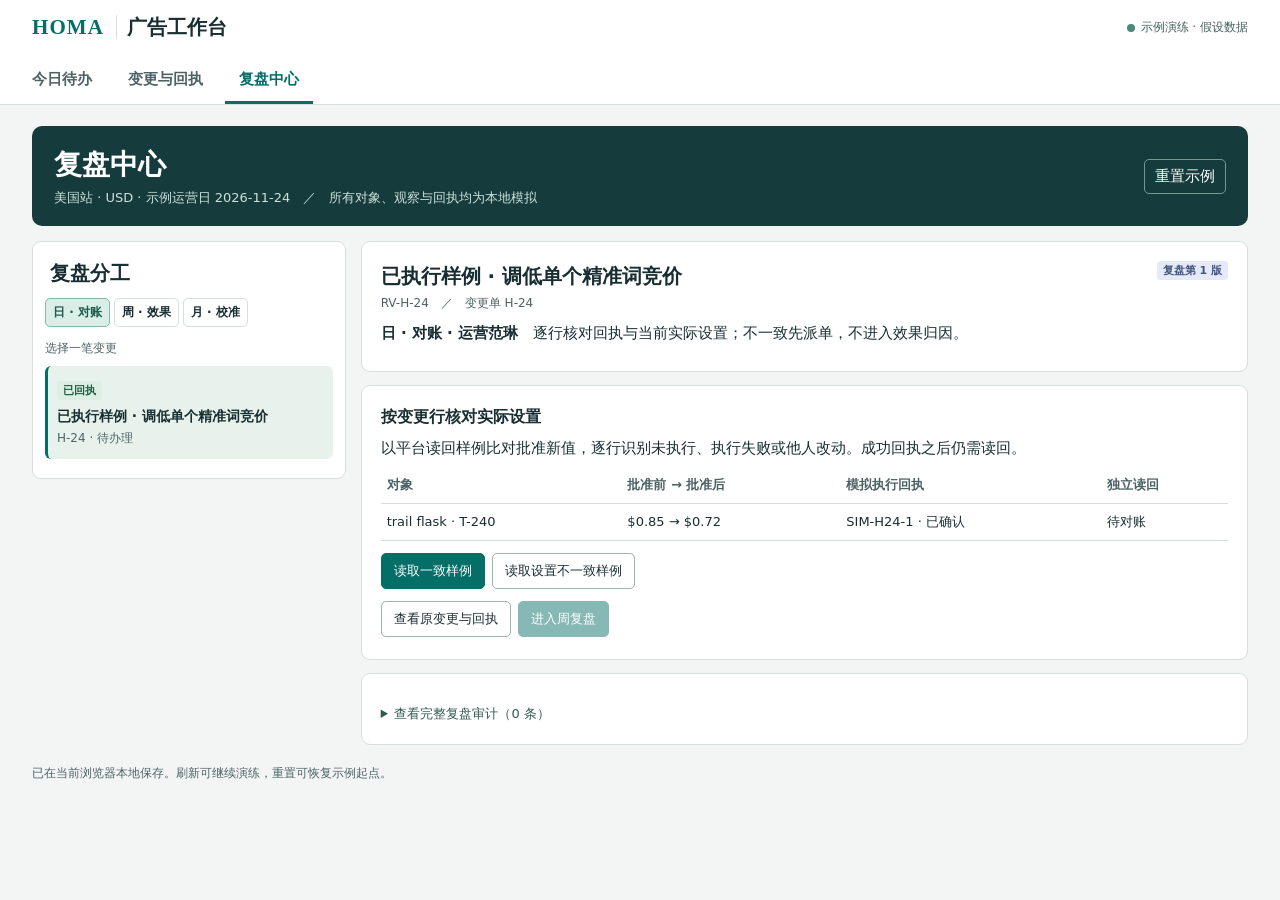
<file: frontend/ads-review-training.html>
<!doctype html>
<html lang="zh-CN"><head><meta charset="utf-8"><meta name="viewport" content="width=device-width,initial-scale=1"><meta http-equiv="Content-Security-Policy" content="default-src 'none'; script-src 'unsafe-inline'; style-src 'unsafe-inline'; connect-src 'none'; form-action 'none'; base-uri 'none'; object-src 'none'"><title>HOMA 广告复盘 · 示例演练</title><style>
:root{--ink:#192e32;--muted:#4d6265;--accent:#056e66;--panel:#fff;--bg:#f3f5f4;--rule:#d6dfdc;--dark:#163b3c;--amber:#81561b}*{box-sizing:border-box}body{margin:0;font:15px/1.55 Inter,"PingFang SC","Microsoft YaHei",system-ui,sans-serif;background:var(--bg);color:var(--ink)}button,select,input{font:inherit}button{cursor:pointer}button:focus-visible,input:focus-visible,summary:focus-visible{outline:3px solid #b26c20;outline-offset:3px}header{border-bottom:1px solid var(--rule);background:#fff}.frame{width:min(1440px,95%);margin:auto}.bar{display:flex;align-items:center;justify-content:space-between;gap:15px;padding:12px 0}.wordmark{font-weight:730;font-size:20px;white-space:nowrap}.wordmark b{font:700 21px/1.2 Georgia,serif;letter-spacing:.05em;color:var(--accent);border-right:1px solid var(--rule);padding-right:12px;margin-right:10px}.mode{display:inline-flex;align-items:center;gap:6px;font-size:12px;color:#42615b}.dot{height:8px;width:8px;border-radius:50%;background:#498977}nav{display:flex;gap:8px;margin-top:5px}nav button,.toggle,.link,.task,.ghost{border:0;background:transparent;color:inherit}nav button{border-bottom:3px solid transparent;padding:8px 14px 10px;font-weight:600;color:var(--muted)}nav button:first-child{padding-left:0}nav button.active{border-color:var(--accent);color:var(--accent)}main{padding:21px 0 48px}.intro{background:var(--dark);color:#fff;padding:17px 22px;border-radius:10px;margin-bottom:15px;display:flex;align-items:center;justify-content:space-between;gap:14px}.intro p{color:#cbe1dc;margin:1px 0;font-size:13px}.intro h1{font-size:clamp(21px,2.2vw,30px);font-weight:640;margin:0}.intro button{color:#fff;border:1px solid #779794;background:transparent;border-radius:5px;padding:5px 10px;white-space:nowrap}.grid{display:grid;grid-template-columns:minmax(255px,.76fr) minmax(0,2.15fr);gap:15px;align-items:start}.panel{background:white;border:1px solid var(--rule);border-radius:9px;padding:19px;margin-bottom:13px}aside h2,.panel h2{margin:0;font-size:20px}.panel h3{font-size:16px;margin:0 0 7px}.panel p{margin:7px 0}.muted,.path,small{color:var(--muted)}.path,small{font-size:12px}.path{margin:2px 0 9px!important}.side{padding:16px 12px}.side h2{padding-left:5px}.filters{display:flex;gap:4px;flex-wrap:wrap;margin:9px 0 12px}.toggle{border:1px solid var(--rule);border-radius:5px;padding:4px 7px;font-size:12px}.toggle.active{background:#d9eee7;border-color:#87b6aa;color:#1d5a4b}.task{display:block;width:100%;padding:12px 9px;text-align:left;border-radius:6px;margin:3px 0;border-left:3px solid transparent}.task:hover{background:#f0f5f2}.task.active{background:#e7f2ec;border-left-color:var(--accent)}.task strong,.task small{display:block}.task strong{font-size:14px;line-height:1.45;margin:5px 0 2px}.chip{display:inline-block;font-size:11px;border-radius:4px;padding:1px 6px;font-weight:600;background:#e9efed;color:#495d5b}.chip.ready,.chip.ok{background:#dbefe3;color:#225e42}.chip.wait,.chip.bad{background:#fff0da;color:#7e511f}.chip.review{background:#e5eafb;color:#43547f}.rowhead{display:flex;justify-content:space-between;align-items:flex-start;gap:8px;flex-wrap:wrap}.smallNote{font-size:13px}.cardline{border-top:1px solid var(--rule);padding-top:12px;margin-top:13px}.meters{display:grid;grid-template-columns:repeat(4,minmax(0,1fr));gap:8px;margin:14px 0}.meter{border:1px solid var(--rule);padding:9px;border-radius:6px}.meter small,.meter b{display:block}.meter b{font-size:21px;font-variant-numeric:tabular-nums}.meter em{font-size:11px;color:var(--muted);font-style:normal}.evidence{display:grid;grid-template-columns:1fr 1fr;gap:9px}.evidence div,.note{padding:10px 12px;border-radius:5px;background:#f2f6f3;font-size:13px}.note.warn{background:#fff4e1;color:#754e17}.note{margin:9px 0}.evidence b{display:block}.actions{display:flex;gap:7px;flex-wrap:wrap;margin:12px 0 3px}.btn{display:inline-block;border:1px solid #9db3ad;border-radius:5px;background:#fff;padding:7px 12px;font-size:13px;color:var(--ink)}.btn.primary{color:white;border-color:var(--accent);background:var(--accent)}button:hover:not(:disabled){filter:brightness(.96)}button:disabled{opacity:.48;cursor:not-allowed}.statusline{margin:7px 0 0;color:var(--muted);font-size:13px}.scroll{overflow-x:auto}table{width:100%;border-collapse:collapse;font-size:13px}th,td{padding:8px 6px;text-align:left;border-bottom:1px solid var(--rule);vertical-align:top}th{font-weight:630;color:var(--muted)}td small{display:block}.check{display:flex;align-items:start;gap:8px;font-size:13px;margin:11px 0}.check input{margin-top:4px}.stage{display:flex;gap:6px;align-items:center;flex-wrap:wrap;font-size:12px;margin:10px 0;color:var(--muted)}.stage .now{color:#0b6358;font-weight:700}.detailbtn{color:var(--accent);font:inherit;background:none;border:0;text-decoration:underline}.log{padding-left:18px;font-size:13px}.log li{padding:3px}.receipt{font-variant-numeric:tabular-nums}.empty{padding:13px 3px;color:var(--muted);font-size:13px}.focusTitle:focus{outline:0}dialog{width:min(440px,92vw);color:var(--ink);border-radius:8px;border:1px solid #95afa7;padding:18px}dialog::backdrop{background:#17373269}dialog h2{font-size:19px;margin:0}summary{cursor:pointer;color:#315a51;font-size:13px}details{margin-top:11px}code{font:12px "IBM Plex Mono",monospace;overflow-wrap:anywhere}.foot{margin:6px 0;color:var(--muted);font-size:12px}#announce{position:absolute;left:-9999px}.skip{position:fixed;left:8px;top:-90px;background:white;color:var(--accent);padding:6px;z-index:3}.skip:focus{top:8px}@media(max-width:850px){.grid{grid-template-columns:minmax(210px,.64fr) minmax(0,1.4fr)}.meters{grid-template-columns:1fr 1fr}.panel{padding:14px}.side{padding:12px 8px}.evidence{grid-template-columns:1fr}}@media(max-width:650px){.frame{width:94%}.grid{display:block}.intro{padding:12px}.bar{gap:8px}.wordmark{font-size:16px}.wordmark b{font-size:18px}.mode{font-size:10px}.intro h1{font-size:21px}.intro p{font-size:12px}.task{padding:7px 8px}.side{margin-bottom:10px}.filters{margin-bottom:6px}.evidence{grid-template-columns:1fr}main{padding-top:11px}.stage{gap:4px}}
.audit-key{margin:8px 0;font-size:13px;color:var(--muted)}.rgrid{display:grid;grid-template-columns:repeat(3,minmax(0,1fr));gap:8px;margin:12px 0}.rgrid>div{padding:9px 11px;background:#f2f6f3;border-radius:5px;font-size:13px}.rgrid b{display:block}.r-select{padding:6px;border:1px solid #9db3ad;border-radius:5px;max-width:100%;background:#fff}.r-label{display:block;color:var(--muted);font-size:13px;margin-bottom:4px}.r-table th,.r-table td{white-space:normal;overflow-wrap:anywhere}.r-title{font-weight:650}.rv-next{padding:9px 0;border-top:1px solid var(--rule)}.rv-next small{display:block}.review-cycles button{font-weight:600}.rv-summary{margin:0;color:var(--muted);font-size:13px}@media(max-width:650px){.rgrid{grid-template-columns:1fr}nav button{padding-left:8px;padding-right:8px}.r-table th,.r-table td{font-size:12px}}
</style></head><body>
<a class="skip" href="#main">跳至工作区</a><header><div class="frame"><div class="bar"><div class="wordmark"><b>HOMA</b>广告工作台</div><div class="mode"><span class="dot"></span>示例演练 · 假设数据</div></div><nav aria-label="工作区"><button data-nav="queue">今日待办</button><button data-nav="changes">变更与回执</button><button data-nav="reviews">复盘中心</button></nav></div></header>
<main class="frame" id="main" tabindex="-1"><section class="intro"><div><h1 id="pageTitle"></h1><p>美国站 · USD · 示例运营日 2026-11-24　／　所有对象、观察与回执均为本地模拟</p></div><button data-act="reset">重置示例</button></section><div class="grid"><aside class="panel side" id="left"></aside><div id="content"></div></div><p class="foot" id="saveNote"></p></main>
<div id="announce" role="status" aria-live="polite"></div><dialog id="confirm"><h2>重新开始这次演练？</h2><p>将清空本机保存的草案、观察、模拟回执和复盘记录，恢复示例起点。</p><div class="actions"><button class="btn" data-act="cancelReset">保留当前进度</button><button class="btn primary" data-act="doReset">重置示例</button></div></dialog>
<script>
'use strict';
const el=id=>document.getElementById(id), content=el('content'), left=el('left');
const chip=(text,c='')=>'<span class="chip '+c+'">'+text+'</span>',btn=(text,action,primary=false,disabled=false)=>'<button class="btn '+(primary?'primary':'')+'" data-act="'+action+'"'+(disabled?' disabled':'')+'>'+text+'</button>';
const note=(text,warn=false)=>'<div class="note '+(warn?'warn':'')+'">'+text+'</div>', card=html=>'<section class="panel">'+html+'</section>';
const metric=(label,val,caption)=>'<div class="meter"><small>'+label+'</small><b>'+val+'</b><em>'+caption+'</em></div>';
const evidence=(a,b)=>'<div class="evidence"><div>'+a+'</div><div>'+b+'</div></div>';
const readyBid=()=>({id:'B-01',kind:'bid',title:'复核两条独立关键词竞价',rows:[
{object:'gym bottle · T-301',old:'$0.82',next:'$0.74',status:'未提交',attempts:0},
{object:'gym water bottle · T-302',old:'$0.78',next:'$0.70',status:'未提交',attempts:0}],why:'复核人检查近两期相同商品的点击成本上移、转化率稳定及广告前单位贡献。两条独立单元均采用小幅调低的假设方案。',status:'待复核',log:['运营范琳提交草案，等待示例复核人林舟。']});
const STORAGE_KEY='homa.ads.offline.review.v1';
function demoHistory(){return {id:'H-24',kind:'bid',title:'已执行样例 · 调低单个精准词竞价',rows:[{object:'trail flask · T-240',old:'$0.85',next:'$0.72',status:'成功',attempts:1,receipt:'SIM-H24-1 · 已确认'}],why:'成熟商品的精准词测试小步调价；预设回看单位点击成本和贡献，同时保护流量。',status:'已回执',log:['历史演练：范琳登记草案，林舟批准；11/10 获得本地模拟成功回执。']}}
function restore(){try{const value=JSON.parse(localStorage.getItem(STORAGE_KEY));if(value?.schema===1&&Array.isArray(value.state?.drafts)&&value.state.reviews&&Array.isArray(value.state.followups))return value.state}catch(_){}return initial()}
function persist(){try{localStorage.setItem(STORAGE_KEY,JSON.stringify({schema:1,state:s}));el('saveNote').textContent='已在当前浏览器本地保存。刷新可继续演练，重置可恢复示例起点。'}catch(_){el('saveNote').textContent='当前浏览器未开放本地存储，进度仅保留在本页；关闭后会清除。'}}
function initial(){return {view:'reviews',filter:'全部',task:'broad',draftId:'B-01',stock:false,observe:'initial',drafts:[readyBid(),demoHistory()],seq:0,reviewId:'H-24',cycle:'day',reviews:{},followups:[],rvSeq:0}}
let s=restore();if(parent!==window||location.hash==='#reviews')s.view='reviews';const draft=k=>s.drafts.find(d=>d.kind===k), success=k=>draft(k)?.status==='已回执', selected=()=>s.drafts.find(d=>d.id===s.draftId);
const FILTERS=['全部','数据待补','可分析','待复核'];const grade={'数据待补':'wait','可分析':'ready','待复核':'review','已核对':'ok','观察中':'wait'};
function tasks(){const all=[{id:'missing',title:'确认库存与补货覆盖',caption:'TRAVEL-450 · SP 预算评估',status:s.stock?'已核对':'数据待补'},
{id:'broad',title:'判断 Broad 搜索词能否转入 Exact',caption:'TRAIL-750 · insulated trail bottle',status:success('negative')?'已核对':success('exact')?'观察中':'可分析'}];
for(const d of s.drafts.filter(x=>['待复核','部分失败'].includes(x.status)))all.push({id:d.id,title:d.title,caption:d.id+' · '+(d.status==='部分失败'?'查看失败回执':'范琳提交 · 林舟复核'),status:'待复核'});for(const t of s.followups.filter(t=>t.status==='待办理'))all.push({id:t.id,title:t.title,caption:t.caseId+' · '+t.owner,status:'待复核'});return all}
function showDraft(id){s.view='changes';s.draftId=id;draw();focusTitle()}
function focusTitle(){const title=content.querySelector('h2');if(title){title.tabIndex=-1;title.classList.add('focusTitle');title.focus({preventScroll:true})}}
function say(m){el('announce').textContent=m}
function draw(){persist();el('pageTitle').textContent=s.view==='queue'?'今日广告待办':s.view==='reviews'?'复盘中心':'变更草案与逐项回执';document.querySelectorAll('[data-nav]').forEach(b=>{b.classList.toggle('active',b.dataset.nav===s.view);b.setAttribute('aria-pressed',b.dataset.nav===s.view)});
if(s.view==='reviews'){reviewPage();return}if(s.view==='queue'){const list=tasks(), shown=list.filter(t=>s.filter==='全部'||t.status===s.filter);left.innerHTML='<h2>办理队列</h2><div class="filters">'+FILTERS.map(t=>'<button class="toggle '+(s.filter===t?'active':'')+'" aria-pressed="'+(s.filter===t)+'" data-filter="'+t+'">'+t+' '+(t==='全部'?list.length:list.filter(x=>x.status===t).length)+'</button>').join('')+'</div>'+shown.map(t=>'<button class="task '+(s.task===t.id?'active':'')+'" data-task="'+t.id+'">'+chip(t.status,grade[t.status])+'<strong>'+t.title+'</strong><small>'+t.caption+'</small></button>').join('');if(!shown.length)left.innerHTML+='<p class="empty">此分类中暂无待办。</p>';if(!shown.some(t=>t.id===s.task))s.task=shown[0]?.id||'';if(s.task==='missing')stockView();else if(s.task==='broad')broadView();else if(s.task){const follow=s.followups.find(t=>t.id===s.task);if(follow)followPage(follow);else{s.draftId=s.task;draftView()}}else content.innerHTML=card('<h2>已清空此分类</h2><p class="muted">可切换到全部待办或查看变更回执。</p>')}
else {left.innerHTML='<h2>变更单</h2><p class="path">按最近生成排序</p>'+[...s.drafts].reverse().map(d=>'<button class="task '+(s.draftId===d.id?'active':'')+'" data-draft="'+d.id+'">'+chip(d.status,d.status==='已回执'?'ok':d.status==='部分失败'?'bad':'review')+'<strong>'+d.title+'</strong><small>'+d.id+' · '+d.rows.length+' 个变更对象</small></button>').join('');draftView()}}
function stockView(){content.innerHTML=card('<div class="rowhead"><h2>确认库存与补货覆盖</h2>'+chip(s.stock?'已核对':'数据待补',s.stock?'ok':'wait')+'</div><p class="path">US-DEMO · TRAVEL-450 · 广告活动 C-110</p><p>活动预算较早用完。申请增加预算前，先核对可售库存及补货到仓时间。</p><div class="meters">'+metric('日均销量','6 件','示例近 14 天')+metric('当前可售',s.stock?'48 件':'待补','US 本地仓')+metric('库存覆盖',s.stock?'8 天':'待计算','可售量 ÷ 日均销量')+metric('预计补货',s.stock?'15 天':'待补','预计到仓时间')+'</div>'+ (s.stock?note('示例快照 INV-08 显示覆盖 8 天，补货与缓冲共需 15＋3＝18 天。当前不建议增加预算。',true):note('缺少库存快照，检查结果为未知。先补齐来源与业务日期，预算动作暂缓。',true))+'<div class="actions">'+(s.stock?btn('查看 Broad 搜索词','backBroad',true):btn('载入示例库存快照','loadStock',true))+'</div>')}
function broadView(){
const ex=draft('exact'),neg=draft('negative'),m=s.observe==='good',weak=s.observe==='weak',approved=success('exact'),complete=success('negative');
const source=card('<div class="rowhead"><h2>insulated trail bottle</h2>'+chip('SP · Broad 来源','ready')+'</div><p class="path">US-DEMO / ASIN-DEMO-750 / 探索活动 C-101 / 广告组 G-11 / 广泛关键词 outdoor bottle</p><p>这条实际搜索词有成交，点击成本高于当前转化率下的盈亏平衡值。可在已有精准承接组 G-31 建一个 Exact 做独立观察。</p><div class="meters">'+metric('平均 CPC','$0.75','前期 $0.55')+metric('CVR','5.26%','前期 5.00%')+metric('ACOS','41.91%','目标 25%')+metric('广告后贡献','−$17','4 × $10 − $57')+'</div>'+evidence('<b>利润依据 · ECON-14</b>售价 $34，扣除成本与其他变动费用后，每件广告前贡献 $10。盈亏平衡 ACOS 为 29.41%，当前样本的平衡 CPC 约 $0.53。','<b>库存依据 · INV-17</b>可售 160 件，日均 8 件，覆盖 20 天。预计 12 天到仓，另留 4 天缓冲。')+'<details><summary>核对报告行、粒度及归因窗</summary><div class="scroll"><table><tr><th>SP 搜索词报告</th><th>点击</th><th>订单</th><th>花费</th><th>归因销售</th></tr><tr><td>10/20–11/02 · ST-14</td><td>80</td><td>4</td><td>$44</td><td>$136</td></tr><tr><td>11/03–11/16 · ST-27</td><td>76</td><td>4</td><td>$57</td><td>$136</td></tr></table></div><p class="smallNote">示例设定两期同广告账号、USD、同组同词，均为点击后 7 天的成熟归因，每单 1 件。目标 ACOS 是该成熟商品的内部示例配置。未使用广告位交叉数据。</p></details>');
const phase='<div class="stage"><span class="'+(!approved?'now':'')+'">创建 Exact</span><span>→</span><span class="'+(approved&&!neg?'now':'')+'">观察承接</span><span>→</span><span class="'+(neg?'now':'')+'">复核源组精准否定</span></div>';
let observation='';
if(approved){const v=m?['1,200','32','3','$14.40','9.38%','14.12%','+$15.60']:weak?['320','12','0','$5.40','0%','无分母','−$5.40']:['—','—','—','—','—','—','—'];
observation='<div class="cardline"><h3>Exact 承接组 G-31</h3><p class="path">同店铺、站点、ASIN、搜索词和归因口径 · 点击后 7 天</p><div class="scroll"><table><tr>'+['曝光','点击','订单','花费','CVR','ACOS','广告后贡献'].map(k=>'<th>'+k+'</th>').join('')+'</tr><tr>'+v.map(k=>'<td>'+k+'</td>').join('')+'</tr></table></div>'+ (m?note('成熟样本 EX-31：11/25–12/08 的观察在 12/16 已过归因窗，实际承接 32 次点击、3 单且有正贡献。可提源组精准否定，交由复核人决定。'):weak?note('成熟样本 EX-32：只有 12 次点击，且没有订单。继续保留 Broad 流量，无法提源组否定。',true):note('新建 Exact 的模拟回执已成功，承接组还没有成熟数据。以下按钮分别加载两个独立的假设结果。',true))+(neg?'':'<div class="actions">'+btn('演练成熟样本 · 承接不足','weak')+btn('演练成熟样本 · 承接充分','good')+'</div>')+'</div>'}
let actions=!ex?btn('生成 Exact 观察草案','createExact',true):!approved?btn('查看 Exact 草案','openExact',true):''; if(!neg)actions+=btn('提议源组精准否定','createNeg',m,m!==true);else actions+=btn(complete?'查看精准否定回执':'复核精准否定草案','openNeg',true);
content.innerHTML=source+card('<h3>办理顺序</h3>'+phase+observation+'<div class="actions">'+actions+'</div><p class="statusline">'+(complete?'源组对这一条查询的精准否定已获模拟回执。其余 Broad 词继续探索。':'本例门槛：Exact 归因成熟，同词有曝光、至少 20 次点击、至少 2 单且广告后贡献为正。阈值为演练假设。')+'</p>')}
function makeDraft(kind){const exact=kind==='exact';const row={object:exact?'G-31 · insulated trail bottle':'G-11 · insulated trail bottle',old:exact?'未建此 Exact':'未设该查询否定',next:exact?'新增 Exact · $0.48':'新增 Negative Exact',status:'未提交',attempts:0};return {id:exact?'E-02':'N-03',kind,title:exact?'新增 Exact 观察关键词':'源组添加一条精准否定',rows:[row],status:'待复核',why:exact?'保留 Broad 做探索，在已有承接组新增 Exact。$0.48 是本地演练出价，低于以当前转化率估算的平衡 CPC $0.53，须观察实际曝光、点击、转化和贡献。':'充分承接样本 EX-31 已成熟。拟只在来源 G-11 精准否定这一条实际搜索词。若新组失去曝光或订单需重新评估路由。',log:['范琳提交草案，尚未执行。']}}
function add(kind){if(draft(kind)||kind==='negative'&&(!success('exact')||s.observe!=='good'))return;const d=makeDraft(kind);s.drafts.push(d);showDraft(d.id);say('草案已生成，等待人工复核。')}
function draftView(){originalDraftView();const d=selected();if(d&&d.rows.some(r=>r.attempts>0)){const box=document.createElement('div');box.className='actions';box.innerHTML=btn('到复盘中心核对本单','reviewCurrent',true);content.querySelector('.panel').append(box)}}
function originalDraftView(){const d=selected();if(!d){content.innerHTML=card('<h2>尚无草案</h2>');return}
const pending=d.status==='待复核',failed=d.rows.filter(r=>r.status==='失败'),title= d.kind==='bid'?'授权店铺 US-DEMO / SP / 既有精确组 G-52':'授权店铺 US-DEMO / SP / TRAIL-750';
let tbl='<div class="scroll"><table><thead><tr><th>变更对象</th><th>旧值</th><th>新值</th><th>模拟回执</th><th>发送次数</th></tr></thead><tbody>'+d.rows.map(r=>'<tr><td>'+r.object+'</td><td>'+r.old+'</td><td>'+r.next+'</td><td class="receipt">'+chip(r.status,r.status==='成功'?'ok':r.status==='失败'?'bad':'')+(r.receipt?'<small>'+r.receipt+'</small>':'')+'</td><td>'+r.attempts+'</td></tr>').join('')+'</tbody></table></div>';
let controls=pending?'<label class="check"><input type="checkbox" id="reviewed">示例复核人林舟已检查对象、旧值、新值及作用范围。</label><div class="actions">'+btn('人工批准并生成模拟回执','approve',true,true)+btn('退回本轮草案','reject')+'</div>':failed.length?note('第 2 行演练一次临时失败。首行的成功回执保持有效。',true)+'<div class="actions">'+btn('仅重试失败的 '+failed.length+' 行','retry',true)+'</div>':'';
if(d.status==='已退回')controls='<div class="actions">'+btn('修订后重新提请复核','resubmit',true)+'</div>';
content.innerHTML=card('<div class="rowhead"><h2>'+d.title+'</h2>'+chip(d.status,d.status==='已回执'?'ok':failed.length?'bad':'review')+'</div><p class="path">'+d.id+' · '+title+' · 提案人 范琳</p><p>'+d.why+'</p>'+(d.kind==='bid'?note('示例核对：T-301 和 T-302 的成熟期 CPC 分别上升 $0.11、$0.08；两期 CVR 均约 6%，库存覆盖 24 天。预算与风险限制已按 US-DEMO 核查。'):'')+'<div class="cardline"><h3>逐行变更</h3>'+tbl+controls+'</div>')+card('<h3>办理记录</h3><ol class="log">'+d.log.map(v=>'<li>'+v+'</li>').join('')+'</ol>'+(d.kind!=='bid'?'<div class="actions">'+btn(d.kind==='exact'?'返回搜索词与承接观察':'返回搜索词','backBroad',true)+'</div>':''));
}
function sendRows(d,retry){if(retry?d.status!=='部分失败':d.status!=='待复核')return;if(!retry&&!el('reviewed')?.checked)return;if(d.kind==='negative'&&(!success('exact')||s.observe!=='good'))return;const todo=d.rows.filter(r=>retry?r.status==='失败':r.status==='未提交');if(!todo.length)return;if(!retry)d.log.push('林舟完成人工复核，批准 '+todo.length+' 条变更。');for(const r of todo){r.attempts++;const fail=d.kind==='bid'&&d.rows.indexOf(r)===1&&r.attempts===1;r.status=fail?'失败':'成功';r.receipt=fail?'SIM-429 · 请稍后重试':'SIM-'+(++s.seq)+' · 已确认';d.log.push((retry?'重试':'本地模拟发送')+' '+r.object+'，返回 '+r.receipt+'。')}d.status=d.rows.some(r=>r.status==='失败')?'部分失败':'已回执';s.view='changes';draw();say('已生成逐行模拟回执。')}
document.addEventListener('change',e=>{if(e.target.id==='reviewed'){document.querySelector('[data-act=approve]').disabled=!e.target.checked}});
document.addEventListener('click',e=>{const b=e.target.closest('button');if(!b||b.disabled)return;if(b.dataset.nav){s.view=b.dataset.nav;draw();return}if(b.dataset.filter){s.filter=b.dataset.filter;s.task='';draw();return}if(b.dataset.task){const id=b.dataset.task;if(s.drafts.some(d=>d.id===id)){showDraft(id);return}s.task=id;draw();focusTitle();return}if(b.dataset.draft){showDraft(b.dataset.draft);return}const a=b.dataset.act;if(!a)return;const d=selected();if(a==='reviewCurrent'&&d){openReview(d.id,'day');return}
if(a==='reset'){el('confirm').showModal();return}if(a==='cancelReset'){el('confirm').close();return}if(a==='doReset'){s=initial();el('confirm').close();draw();return}if(a==='backBroad'){s.view='queue';s.filter='全部';s.task='broad';draw();focusTitle();return}if(a==='loadStock'){s.stock=true;s.filter='全部';draw();return}if(a==='createExact'||a==='createNeg'){add(a==='createExact'?'exact':'negative');return}if(a==='openExact'||a==='openNeg'){const x=draft(a==='openExact'?'exact':'negative');if(x)showDraft(x.id);return}if(a==='weak'||a==='good'){if(success('exact')&&!draft('negative'))s.observe=a;draw();return}if(a==='approve'||a==='retry'){if(d)sendRows(d,a==='retry');return}if(a==='reject'&&d.status==='待复核'){d.status='已退回';d.log.push('林舟退回本次提案，未发送。');s.view='changes';draw();return}if(a==='resubmit'&&d.status==='已退回'){d.status='待复核';d.log.push('范琳重新核对证据与变更范围，重新提交。');draw()}});
const periodInfo={
 day:['日 · 对账','运营范琳','逐行核对回执与当前实际设置；不一致先派单，不进入效果归因。'],
 week:['周 · 效果','复核人林舟','读取成熟窗口、同期事件和库存护栏，对照预先目标后签署结论。'],
 month:['月 · 校准','策略负责人韩宁','回看有证据的结论、独立样本及离线验证需求，审批独立的候选版本。']
};
const samples={
 clean:{title:'成熟 · 无已知干扰',mature:true,dose:true,stock:20,click:80,spend:52,orders:7,control:1,id:'OBS-A'},
 weak:{title:'成熟 · 实际未达预期',mature:true,dose:true,stock:20,click:64,spend:51.2,orders:5,control:1,id:'OBS-B'},
 early:{title:'归因期尚未结束',mature:false,dose:true,stock:20,click:50,spend:34,orders:3,control:1,id:'OBS-C'},
 promo:{title:'成熟 · 同期促销',mature:true,dose:false,stock:20,click:80,spend:52,orders:8,control:1,id:'OBS-D'},
 risk:{title:'库存触及护栏',mature:true,dose:true,stock:3,click:80,spend:52,orders:7,control:1,id:'OBS-E'}
};
const decisions={
 mismatch:['执行偏差，先纠正设置','核对旧值、平台读回与并发改动','运营范琳','当日核对','不得计入策略效果样本'],
 early:['归因未成熟，延长观察','到归因窗关闭日重拉同口径报告','运营范琳','窗口成熟后','等待补数'],
 promo:['同期干扰，无法归因','隔离促销影响并约定新的可比时窗','复核人林舟','下周复盘前','不作为策略改善证据'],
 risk:['护栏触发，优先控制风险','核对补货并提请单独风险处置复核','运营范琳','当日办理','禁止自动扩大投放'],
 clean:['本例达到预期，保留并跟踪','下一周期复查贡献和同词流量','运营范琳','下周复盘前','可提交月度校准候选'],
 weak:['本例未达预期，重估设置','复查点击损失并拟订后续调整草案','复核人林舟','下周复盘前','可提交月度校准候选']
};
const rid=id=>'RV-'+id;
function reviewFor(d){
 if(!s.reviews[d.id])s.reviews[d.id]={id:rid(d.id),rev:1,recon:null,sample:null,closed:null,history:[],audit:[],candidate:null};
 return s.reviews[d.id]
}
function reviewChange(){return s.drafts.find(d=>d.id===s.reviewId)||s.drafts.find(d=>d.id==='H-24')}
function audit(r,actor,action){r.audit.push({n:++s.rvSeq,at:new Date().toISOString(),actor,action,rev:r.rev})}
function openReview(id,cycle){if(!s.drafts.some(x=>x.id===id))return;s.view='reviews';s.reviewId=id;s.cycle=cycle||'day';draw();focusTitle()}
function signature(d){return d.rows.map(r=>[r.object,r.next,r.status,r.attempts,r.receipt||''].join('/')).join(' | ')}
function sameRecon(d,r){return r.recon&&r.recon.signature===signature(d)}
function makeRecon(d,r,match){
 if(r.closed||!d.rows.some(row=>row.attempts))return;
 const rows=d.rows.map((row,i)=>({object:row.object,expected:row.next,read:row.status!=='成功'?'尚无成功读回':!match&&i===0?row.old:row.next,receipt:row.receipt||'无成功回执',ok:row.status==='成功'&&(match||i!==0)}));
 r.recon={rows,matched:rows.every(v=>v.ok),signature:signature(d)};r.sample=null;
 audit(r,'运营范琳','逐行对账：'+rows.filter(v=>v.ok).length+'/'+rows.length+' 项读回与预期一致。');draw()
}
function reasonFor(d,r){
 if(!sameRecon(d,r))return null;
 if(!r.recon.matched)return 'mismatch';
 const a=samples[r.sample];if(!a)return null;
 if(a.stock<7)return 'risk';if(!a.mature)return 'early';if(!a.dose)return 'promo';
 return a.orders*10-a.spend>=12&&a.click>=64&&a.spend/a.click<=.70?'clean':'weak'
}
function rvButton(label,action,disabled=false,primary=false){return btn(label,'rv-'+action,primary,disabled)}
function reviewPlan(d){
 const scope=d.kind==='exact'||d.kind==='negative'?'US-DEMO 同 ASIN、同一查询的来源组和承接组汇总':'US-DEMO / SP / 本单所列精准关键词组合';
 return '<p><b>事前锁定的假设目标</b>　同口径广告后贡献至少 $12、CPC ≤ $0.70，点击不少于基线 80%的 64 次。库存覆盖低于 7 天优先处置。所有数值是复盘演练样例。</p><p class="path">范围：'+scope+'。每单 1 件、单位广告前贡献 $10，统一 USD、7 天点击归因。独立未调价的参照组仅用于发现同期变动。</p>'
}
function reviewAudit(r){const versions=r.history.length?'<details data-versions><summary>查看历史签署版本（'+r.history.length+'）</summary>'+r.history.map(h=>'<div class="rv-next"><b>第 '+h.rev+' 版 · '+h.label+'</b><p>观察来源 '+(samples[h.sample]?.id||'仅有执行记录')+' · 关联任务 '+h.task+'</p>'+(h.readback||[]).map(x=>'<p class="path">'+x.object+' · 批准 '+x.expected+' / 读回 '+x.read+' / '+x.receipt+'</p>').join('')+'</div>').join('')+'</details>':'';return versions+'<details data-rv-audit><summary>查看完整复盘审计（'+r.audit.length+' 条）</summary>'+(r.audit.length?'<ol class="log">'+r.audit.map(a=>'<li><b>第 '+a.rev+' 版 · '+a.actor+'</b>　'+a.action+'<small>　'+a.at.replace('T',' ').slice(0,19)+' UTC · '+a.n+'</small></li>').join('')+'</ol>':'<p class="muted">开始对账后记录经办动作。</p>')+'</details>'}
function reviewChild(d,r){const items=s.followups.filter(t=>t.caseId===r.id);return items.map(t=>'<div class="rv-next"><span class="r-title">'+t.title+'</span> '+chip(t.status,t.status==='已办理'?'ok':'review')+'<small>'+t.id+' · 来自第 '+t.rev+' 版 · '+t.owner+' · '+t.due+'</small><button class="detailbtn" data-follow="'+t.id+'">查看关联任务</button></div>').join('')}
function decisionBox(d,r){
 const key=reasonFor(d,r);if(r.closed){const c=r.closed;return card('<div class="rowhead"><h3>已签署结论 · 第 '+c.rev+' 版</h3>'+chip(c.label,'ok')+'</div><p>'+c.follow+'。</p>'+reviewChild(d,r)+'<div class="actions">'+rvButton('因证据修订而重开','reopen')+(c.calibratable?rvButton('前往月度策略校准','tomonth'):'')+'</div>'+reviewAudit(r))}
 if(!key)return '';
 const [label,follow,owner,due,behavior]=decisions[key];
 return card('<h3>结论与下一张任务</h3><p><b>'+label+'</b>　'+behavior+'。</p><p>拟派给 '+owner+'「'+follow+'」，期限为'+due+'。</p><label class="check"><input type="checkbox" id="rvSign">示例复核人林舟已核对变更、读回、证据窗口和结论。</label>'+rvButton('签署结论并创建关联任务','close',true,true)+reviewAudit(r))
}
function daily(d,r){
 let html=card('<h3>按变更行核对实际设置</h3><p>以平台读回样例比对批准新值，逐行识别未执行、执行失败或他人改动。成功回执之后仍需读回。</p>'+
 '<div class="scroll"><table class="r-table"><tr><th>对象</th><th>批准前 → 批准后</th><th>模拟执行回执</th><th>独立读回</th></tr>'+
 d.rows.map((x,i)=>'<tr><td>'+x.object+'</td><td>'+x.old+' → '+x.next+'</td><td>'+(x.receipt||'待执行')+'</td><td>'+(sameRecon(d,r)?r.recon.rows[i].read:'待对账')+'</td></tr>').join('')+'</table></div>'+
 (r.closed?'':'<div class="actions">'+rvButton('读取一致样例','match',!d.rows.some(x=>x.attempts),true)+rvButton('读取设置不一致样例','mismatch',!d.rows.some(x=>x.attempts))+'</div>')+
 (!d.rows.some(x=>x.attempts)?note('这笔草案尚未执行。先在人审后取得逐项回执。',true):'')+
 (sameRecon(d,r)?note(r.recon.matched?'全部行对账通过，可进入周复盘。':'存在读回差异或未成功行。先核对执行，效果评估保持关闭。',!r.recon.matched):r.recon?note('原回执已有更新，需重新逐行对账。',true):'')+
 '<div class="actions">'+rvButton('查看原变更与回执','original')+rvButton('进入周复盘','toweek',!sameRecon(d,r)||!r.recon.matched,true)+'</div>');
 return html+(r.closed||reasonFor(d,r)==='mismatch'?decisionBox(d,r):card(reviewAudit(r)))
}
function sampleView(d,r){
 const v=samples[r.sample];if(!v)return '';
 const profit=v.orders*10-v.spend;
 const usd=n=>(n<0?'−$':'$')+Math.abs(n).toFixed(2);
 const eligible=v.stock>=7&&v.mature&&v.dose;
 return '<div class="rgrid"><div><b>归因成熟度</b>'+(v.mature?'窗口及 7 天归因等待已结束':'等待归因，未到预定回看日')+'</div><div><b>同期干扰</b>'+(v.dose?'价格、优惠和商品页未发现同期改动':'观察期内另有 20% 优惠活动')+'</div><div><b>经营护栏</b>库存覆盖 '+v.stock+' 天；阈值 7 天</div></div>'+
 '<p class="path">比较快照 '+v.id+' · 变更前/后的两个等长 14 天窗口。观察期间重新拉取平台数据；独立参照组贡献变化 +$1。参照组未经随机分配。</p>'+
 '<div class="scroll"><table class="r-table"><tr><th>指标</th><th>基线</th><th>预期 / 护栏</th><th>实际观察</th></tr>'+
 [['广告后贡献','$6.00','≥ $12.00',usd(profit)],['平均 CPC','$0.80','≤ $0.70',usd(v.spend/v.click)],['点击','80','≥ 64',String(v.click)],['广告费 / 订单','$64.00 / 7','用于核对贡献',usd(v.spend)+' / '+v.orders]].map(row=>'<tr>'+row.map(cell=>'<td>'+cell+'</td>').join('')+'</tr>').join('')+'</table></div>'+
 note(eligible?'可描述本例达成或未达成目标。前后差异和参照组都不能单独证明改价带来增量。':'本次存在未成熟、同期干扰或经营护栏问题；指标仅作记录。',!eligible)
}
function weekly(d,r){
 if(!sameRecon(d,r)||!r.recon.matched)return card('<h3>先完成每日执行对账</h3><p>当前没有与本次成功回执匹配的逐行读回。</p>'+rvButton('返回执行对账','today',false,true));
 const pick=r.closed?'':'<label class="r-label" for="rvSample">载入一份独立的模拟观察</label><select class="r-select" id="rvSample"><option value="">选择样本</option>'+Object.entries(samples).map(([k,x])=>'<option value="'+k+'" '+(r.sample===k?'selected':'')+'>'+x.title+'</option>').join('')+'</select>';
 return card('<h3>预期与实际</h3>'+reviewPlan(d)+pick+sampleView(d,r))+(r.closed||r.sample?decisionBox(d,r):card(reviewAudit(r)))
}
function calendarMonth(d,r){
 const c=r.closed, eligible=!!c?.calibratable; const valid=r.candidate?.rev===r.rev&&c&&r.candidate.status!=='已撤回';
 const vetted=Object.values(s.reviews).filter(item=>item.closed?.calibratable).length;
 return card('<h3>月度策略候选</h3><p>韩宁复核达到成熟期且可比较的已签署案例。采纳次数仅用于观察人机分歧。促销干扰或尚未成熟的窗口留在复盘记录中。</p>'+
 '<div class="rgrid"><div><b>合格案例</b>'+vetted+' 个不同变更单</div><div><b>当前模拟策略</b>AD-BASE v1 · 生效中</div><div><b>独立验证</b>待补留出样本及复核</div></div>'+
 (eligible?'<p>本单第 '+c.rev+' 版可以加入候选，建议校准前先验证该类设置对贡献及库存护栏的稳定性。</p>':note('本单尚无符合条件的已签署结论。先核对执行并完成可比较的观察。',true))+
 '<div class="actions">'+rvButton(valid?'候选已登记':'登记待校准策略候选','candidate',!eligible||valid,true)+rvButton('查看周复盘','toweek')+'</div>'+
 (valid?'<div class="cardline"><b>'+r.candidate.id+' · '+r.candidate.status+'</b><p>来源 '+r.id+' / 第 '+c.rev+' 版。候选仅供独立历史回放，需检查错误否定成本、利润和库存、独立留出样本及人工发布审批。本原型仅登记候选，生效策略仍为 v1。</p></div>':'')+reviewAudit(r))
}
function reviewPage(){
 const d=reviewChange(),r=reviewFor(d),cycle=periodInfo[s.cycle]?s.cycle:'day',v=periodInfo[cycle];
 const eligible=s.drafts.filter(x=>x.rows.some(row=>row.attempts>0)||x.id===d.id);
 left.innerHTML='<h2>复盘分工</h2><div class="filters review-cycles">'+Object.entries(periodInfo).map(([k,p])=>'<button class="toggle '+(k===cycle?'active':'')+'" aria-pressed="'+(k===cycle)+'" data-cycle="'+k+'">'+p[0]+'</button>').join('')+'</div><p class="path">选择一笔变更</p>'+eligible.slice().reverse().map(x=>'<button class="task '+(x.id===d.id?'active':'')+'" data-review="'+x.id+'">'+chip(x.status,x.status==='已回执'?'ok':'wait')+'<strong>'+x.title+'</strong><small>'+x.id+' · '+(s.reviews[x.id]?.closed?'已有结论':'待办理')+'</small></button>').join('');
 content.innerHTML=card('<div class="rowhead"><h2>'+d.title+'</h2>'+chip('复盘第 '+r.rev+' 版','review')+'</div><p class="path">'+r.id+'　／　变更单 '+d.id+'</p><p><b>'+v[0]+' · '+v[1]+'</b>　'+v[2]+'</p>')+(cycle==='day'?daily(d,r):cycle==='week'?weekly(d,r):calendarMonth(d,r));
 persist()
}
function taskOpen(id){
 const t=s.followups.find(item=>item.id===id);if(!t)return;s.view='queue';s.filter='全部';s.task=t.id;
 if(t.status!=='待办理'){openReview(t.change,'week');const record=document.querySelector('[data-versions]');if(record)record.open=true;return}draw();focusTitle()
}
function followPage(t){content.innerHTML=card('<h2>'+t.title+'</h2><p class="path">'+t.id+' · 来源 '+t.caseId+' / 第 '+t.rev+' 版</p><p>经办人：'+t.owner+'。办理期限：'+t.due+'。</p>'+note('在原复盘中检查执行、观察与风险；完成这里只登记本地任务处理，平台设置保持原值。')+'<div class="actions"><button class="btn primary" data-taskdone="'+t.id+'">登记已办理</button><button class="btn" data-backreview="'+t.change+'">查看来源复盘</button></div>')}
function onReviewAction(action){
 const d=reviewChange(),r=reviewFor(d),key=reasonFor(d,r);
 if(action==='match'||action==='mismatch'){makeRecon(d,r,action==='match');return}
 if(action==='original'){showDraft(d.id);return}
 if(action==='toweek'||action==='tomonth'||action==='today'){openReview(d.id,{toweek:'week',tomonth:'month',today:'day'}[action]);return}
 if(action==='close'&&key&&!r.closed&&el('rvSign')?.checked){
  const [label,follow,owner,due]=decisions[key],id='F-'+(++s.rvSeq),calibratable=['clean','weak'].includes(key);
  r.closed={key,label,follow,rev:r.rev,task:id,calibratable,sample:r.sample};
  s.followups.push({id,caseId:r.id,change:d.id,rev:r.rev,title:follow,owner,due,status:'待办理'});
  audit(r,'复核人林舟','签署「'+label+'」，创建 '+id+' 并指派 '+owner+'。');draw();say('结论已保存并生成下一张任务。');return
 }
 if(action==='candidate'&&r.closed?.calibratable&&(!r.candidate||r.candidate.rev!==r.rev)){
  r.candidate={id:'CAL-'+(++s.rvSeq),rev:r.rev,status:'待独立离线验证'};
  audit(r,'策略负责人韩宁','登记 '+r.candidate.id+'，关联当前版本并保留 AD-BASE v1。');draw();return
 }
 if(action==='reopen'&&r.closed){
  const previous={...r.closed,readback:r.recon?.rows.map(v=>({...v}))||[]};r.history.push(previous);if(r.candidate?.rev===r.rev)r.candidate.status='已撤回';
  const t=s.followups.find(x=>x.id===previous.task);if(t&&t.status==='待办理')t.status='待复核旧版';
  audit(r,'复核人林舟','因证据修订重开；保留已签结论「'+previous.label+'」与历史任务。旧版候选须重新验证。');
  r.rev++;r.recon=null;r.sample=null;r.closed=null;s.cycle='day';audit(r,'运营范琳','开始新版对账，等待新的独立读回。');draw();return
 }
}
document.addEventListener('click',e=>{
 const b=e.target.closest('button');if(!b||b.disabled)return;
 if(b.dataset.cycle){openReview(s.reviewId,b.dataset.cycle);return}if(b.dataset.review){openReview(b.dataset.review,s.cycle);return}
 if(b.dataset.follow){taskOpen(b.dataset.follow);return}if(b.dataset.backreview){openReview(b.dataset.backreview,'week');return}
 if(b.dataset.taskdone){const t=s.followups.find(x=>x.id===b.dataset.taskdone);if(t&&t.status==='待办理'){t.status='已办理';const d=s.drafts.find(x=>x.id===t.change);audit(reviewFor(d),t.owner,'登记关联任务 '+t.id+' 已办理。');openReview(t.change,'week')}return}
 if(b.dataset.act?.startsWith('rv-'))onReviewAction(b.dataset.act.slice(3))
});
document.addEventListener('change',e=>{
 if(s.view!=='reviews')return;
 if(e.target.id==='rvSign'){const button=document.querySelector('[data-act=rv-close]');if(button)button.disabled=!e.target.checked;return}
 if(e.target.id==='rvSample'){const d=reviewChange(),r=reviewFor(d),k=e.target.value;if(!r.closed&&sameRecon(d,r)&&r.recon.matched&&samples[k]&&r.sample!==k){r.sample=k;audit(r,'复核人林舟','加载假设观察 '+samples[k].id+'「'+samples[k].title+'」。');draw()}}
});

draw();
</script></body></html>
</file>
